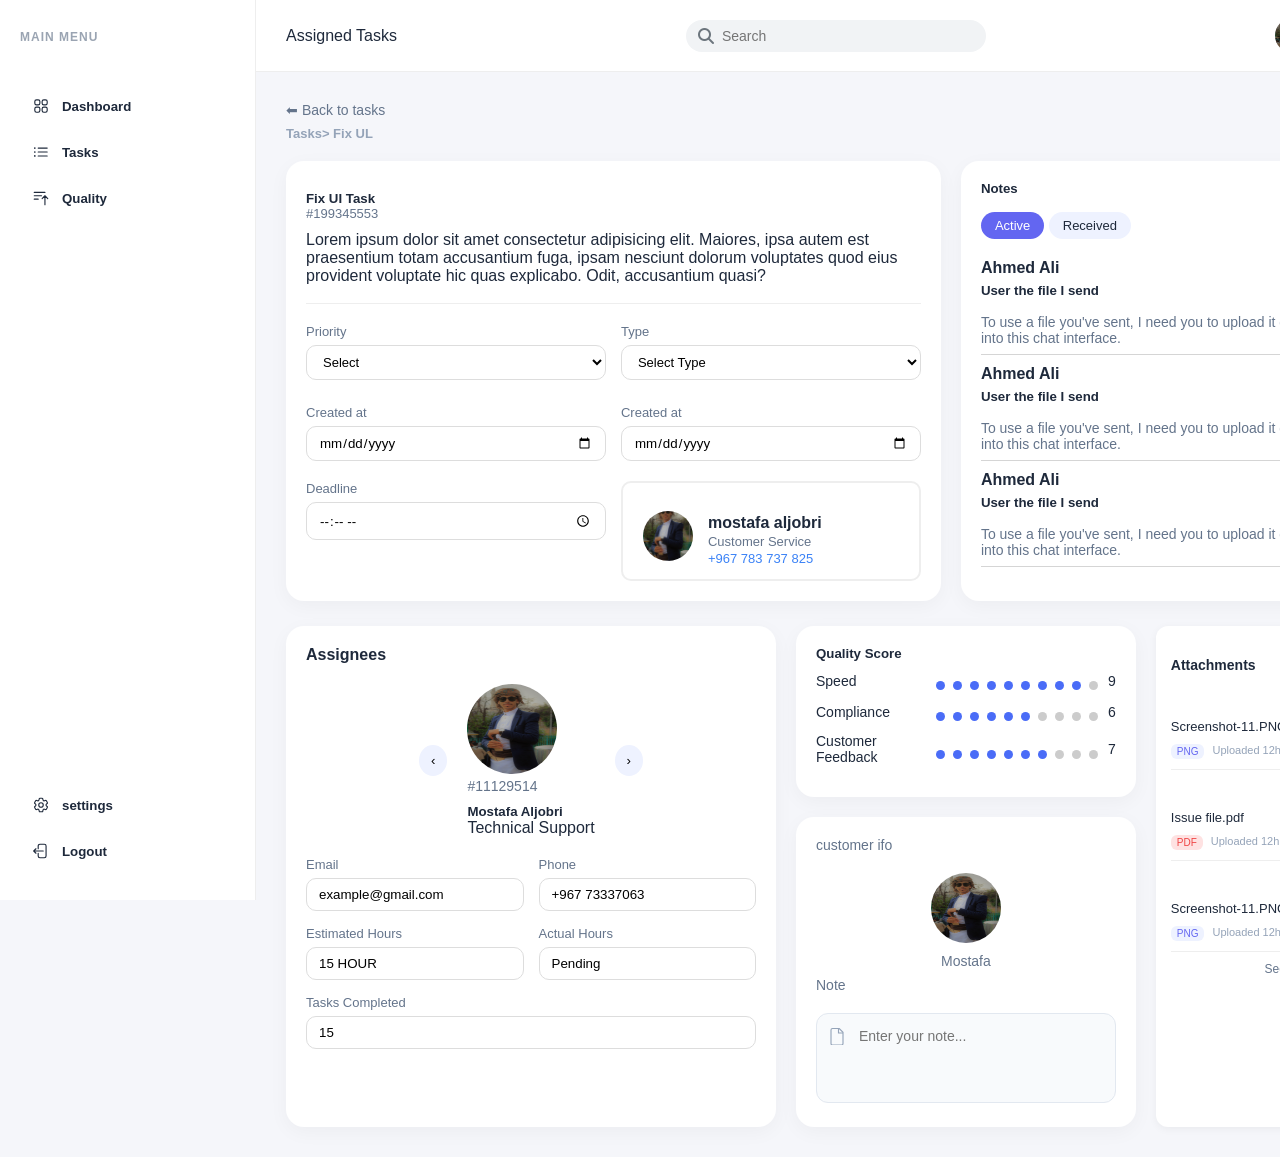
<file: index.html>
<!doctype html>
<html lang="ar">
  <head>
    <meta charset="UTF-8" />
    <title>Flex Layout</title>
    <link rel="stylesheet" href="style.css" />
    <link
      rel="stylesheet"
      href="https://cdnjs.cloudflare.com/ajax/libs/font-awesome/6.5.0/css/all.min.css"
    />
  </head>
  <body>
    <aside class="aside">
      <div class="side1">
        <h6>MAIN MENU</h6>
        <br />
        <div class="saidbaar c1">
          <svg
            xmlns="http://www.w3.org/2000/svg"
            fill="none"
            viewBox="0 0 24 24"
            stroke-width="1.5"
            stroke="currentColor"
            class="size-6"
          >
            <path
              stroke-linecap="round"
              stroke-linejoin="round"
              d="M3.75 6A2.25 2.25 0 0 1 6 3.75h2.25A2.25 2.25 0 0 1 10.5 6v2.25a2.25 2.25 0 0 1-2.25 2.25H6a2.25 2.25 0 0 1-2.25-2.25V6ZM3.75 15.75A2.25 2.25 0 0 1 6 13.5h2.25a2.25 2.25 0 0 1 2.25 2.25V18a2.25 2.25 0 0 1-2.25 2.25H6A2.25 2.25 0 0 1 3.75 18v-2.25ZM13.5 6a2.25 2.25 0 0 1 2.25-2.25H18A2.25 2.25 0 0 1 20.25 6v2.25A2.25 2.25 0 0 1 18 10.5h-2.25a2.25 2.25 0 0 1-2.25-2.25V6ZM13.5 15.75a2.25 2.25 0 0 1 2.25-2.25H18a2.25 2.25 0 0 1 2.25 2.25V18A2.25 2.25 0 0 1 18 20.25h-2.25A2.25 2.25 0 0 1 13.5 18v-2.25Z"
            />
          </svg>
          <h5>Dashboard</h5>
        </div>
        <div class="saidbaar c1">
          <svg
            xmlns="http://www.w3.org/2000/svg"
            fill="none"
            viewBox="0 0 24 24"
            stroke-width="1.5"
            stroke="currentColor"
            class="size-6"
          >
            <path
              stroke-linecap="round"
              stroke-linejoin="round"
              d="M8.25 6.75h12M8.25 12h12m-12 5.25h12M3.75 6.75h.007v.008H3.75V6.75Zm.375 0a.375.375 0 1 1-.75 0 .375.375 0 0 1 .75 0ZM3.75 12h.007v.008H3.75V12Zm.375 0a.375.375 0 1 1-.75 0 .375.375 0 0 1 .75 0Zm-.375 5.25h.007v.008H3.75v-.008Zm.375 0a.375.375 0 1 1-.75 0 .375.375 0 0 1 .75 0Z"
            />
          </svg>
          <h5>Tasks</h5>
        </div>
        <div class="saidbaar c1">
          <svg
            xmlns="http://www.w3.org/2000/svg"
            fill="none"
            viewBox="0 0 24 24"
            stroke-width="1.5"
            stroke="currentColor"
            class="size-6"
          >
            <path
              stroke-linecap="round"
              stroke-linejoin="round"
              d="M3 4.5h14.25M3 9h9.75M3 13.5h5.25m5.25-.75L17.25 9m0 0L21 12.75M17.25 9v12"
            />
          </svg>
          <h5>Quality</h5>
        </div>
      </div>
      <div class="seting">
        <div class="saidbaar c1">
          <svg
            xmlns="http://www.w3.org/2000/svg"
            fill="none"
            viewBox="0 0 24 24"
            stroke-width="1.5"
            stroke="currentColor"
            class="size-6"
          >
            <path
              stroke-linecap="round"
              stroke-linejoin="round"
              d="M9.594 3.94c.09-.542.56-.94 1.11-.94h2.593c.55 0 1.02.398 1.11.94l.213 1.281c.063.374.313.686.645.87.074.04.147.083.22.127.325.196.72.257 1.075.124l1.217-.456a1.125 1.125 0 0 1 1.37.49l1.296 2.247a1.125 1.125 0 0 1-.26 1.431l-1.003.827c-.293.241-.438.613-.43.992a7.723 7.723 0 0 1 0 .255c-.008.378.137.75.43.991l1.004.827c.424.35.534.955.26 1.43l-1.298 2.247a1.125 1.125 0 0 1-1.369.491l-1.217-.456c-.355-.133-.75-.072-1.076.124a6.47 6.47 0 0 1-.22.128c-.331.183-.581.495-.644.869l-.213 1.281c-.09.543-.56.94-1.11.94h-2.594c-.55 0-1.019-.398-1.11-.94l-.213-1.281c-.062-.374-.312-.686-.644-.87a6.52 6.52 0 0 1-.22-.127c-.325-.196-.72-.257-1.076-.124l-1.217.456a1.125 1.125 0 0 1-1.369-.49l-1.297-2.247a1.125 1.125 0 0 1 .26-1.431l1.004-.827c.292-.24.437-.613.43-.991a6.932 6.932 0 0 1 0-.255c.007-.38-.138-.751-.43-.992l-1.004-.827a1.125 1.125 0 0 1-.26-1.43l1.297-2.247a1.125 1.125 0 0 1 1.37-.491l1.216.456c.356.133.751.072 1.076-.124.072-.044.146-.086.22-.128.332-.183.582-.495.644-.869l.214-1.28Z"
            />
            <path
              stroke-linecap="round"
              stroke-linejoin="round"
              d="M15 12a3 3 0 1 1-6 0 3 3 0 0 1 6 0Z"
            />
          </svg>
          <h5>settings</h5>
        </div>
        <div class="saidbaar c1">
          <svg
            xmlns="http://www.w3.org/2000/svg"
            fill="none"
            viewBox="0 0 24 24"
            stroke-width="1.5"
            stroke="currentColor"
            class="size-6"
          >
            <path
              stroke-linecap="round"
              stroke-linejoin="round"
              d="M8.25 9V5.25A2.25 2.25 0 0 1 10.5 3h6a2.25 2.25 0 0 1 2.25 2.25v13.5A2.25 2.25 0 0 1 16.5 21h-6a2.25 2.25 0 0 1-2.25-2.25V15m-3 0-3-3m0 0 3-3m-3 3H15"
            />
          </svg>
          <h5>Logout</h5>
        </div>
      </div>
    </aside>

    <div class="content">
      <header>
        Assigned Tasks
        <div class="search-box">
          <i class="fa fa-search"></i>
          <input type="text" placeholder="Search" />
        </div>
        <div class="header-right">
          <img src="photo/IMG_9889.JPG" alt="user" class="photo" />
          <span class="user-name">Mostafa</span>
          <i class="icon">🔔</i>
        </div>
      </header>

      <main>
        <p>⬅ Back to tasks</p>
        <h6>Tasks> Fix UL</h6>

        <div class="rowtop">
          <div class="card item">
            <div class="pargraph">
              <h5>Fix UI Task</h5>
              <p>#199345553</p>
            </div>
            <div>
              Lorem ipsum dolor sit amet consectetur adipisicing elit. Maiores,
              ipsa autem est praesentium totam accusantium fuga, ipsam nesciunt
              dolorum voluptates quod eius provident voluptate hic quas
              explicabo. Odit, accusantium quasi?
            </div>
            <br />
            <hr />
            <div class="aa">
              <div class="field">
                <label>Priority</label>
                <select>
                  <option value="">Select</option>
                  <option value="high">High</option>
                  <option value="mid">Mid</option>
                  <option value="low">Low</option>
                </select>
              </div>
              <div class="field">
                <label>Type</label>
                <select>
                  <option value="">Select Type</option>
                  <option value="technical">Technical</option>
                  <option value="design">Design</option>
                  <option value="bug">Bug</option>
                  <option value="feature">Feature</option>
                </select>
              </div>
              <div class="field">
                <label>Created at</label>
                <input type="date" />
              </div>
              <div class="field">
                <label>Created at</label>
                <input type="date" />
              </div>
            </div>
            <div class="form-row">
              <div class="field">
                <label for="">Deadline</label>
                <input type="time" name="" id="" />
              </div>
              <div class="customer-card">
                <div class="profile">
                  <img src="photo/IMG_9889.JPG" alt="profile" />
                  <div class="info">
                    <h5>mostafa aljobri</h5>
                    <p>Customer Service</p>
                    <p>+967 783 737 825</p>
                  </div>
                </div>
              </div>
            </div>
          </div>
          <div class="card notes-card">
            <h5>Notes</h5>

            <input type="radio" name="tabs" id="active" checked />
            <input type="radio" name="tabs" id="received" />

            <div class="tabs">
              <div class="tab-group">
                <label for="active" class="tab">Active</label>
                <label for="received" class="tab">Received</label>
              </div>

              <button class="add-note">+ Add Note</button>
            </div>
            <div class="note-parent">
              <div class="note-message">
                <div class="note-user-data">
                  <h4>Ahmed Ali</h4>
                  <span>send 12th ago</span>
                </div>
                <h5>User the file I send</h5>
                <p>
                  To use a file you've sent, I need you to upload it directly
                  into this chat interface.
                </p>
              </div>
              <div class="note-message">
                <div class="note-user-data">
                  <h4>Ahmed Ali</h4>
                  <span>send 12th ago</span>
                </div>
                <h5>User the file I send</h5>
                <p>
                  To use a file you've sent, I need you to upload it directly
                  into this chat interface.
                </p>
              </div>

              <div class="note-message">
                <div class="note-user-data">
                  <h4>Ahmed Ali</h4>
                  <span>send 12th ago</span>
                </div>
                <h5>User the file I send</h5>
                <p>
                  To use a file you've sent, I need you to upload it directly
                  into this chat interface.
                </p>
              </div>
            </div>
            <div class="content">
              <!-- Note -->
              <div class="note">
                <div class="note-header">
                  <span class="name">Ahmed Ali</span>
                  <span class="time">sent 13m ago</span>
                </div>

                <div class="note-title">Use The file I sent</div>

                <div class="note-text">
                  Follow the instructions outlined in the file to ensure
                  consistency with the latest project
                  <span class="see-more">see more</span>
                </div>
              </div>

              <hr />

              <div class="note">
                <div class="note-header">
                  <span class="name">Ahmed Ali</span>
                  <span class="time">sent 13m ago</span>
                </div>

                <div class="note-title">Use The file I sent</div>

                <div class="note-text">
                  Follow the instructions outlined in the file to ensure
                  consistency with the latest project
                  <span class="see-more">see more</span>
                </div>
              </div>

              <hr />

              <div class="note">
                <div class="note-header">
                  <span class="name">Ahmed Ali</span>
                  <span class="time">sent 13m ago</span>
                </div>

                <div class="note-title">Use The file I sent</div>

                <div class="note-text">
                  Follow the instructions outlined in the file to ensure
                  consistency with the latest project
                  <span class="see-more">see more</span>
                </div>
              </div>
            </div>
          </div>
        </div>

        <div class="rowbottom">
          <div class="assignee-card">
            <h4 class="card-title">Assignees</h4>

            <div class="profile-slider">
              <button class="arrow">&#8249;</button>

              <div class="profile">
                <img src="photo/IMG_9889.JPG" alt="" />
                <p class="id">#11129514</p>
                <h5>Mostafa Aljobri</h5>
                <span>Technical Support</span>
              </div>

              <button class="arrow">&#8250;</button>
            </div>

            <div class="info-grid">
              <div class="field">
                <label>Email</label>
                <input type="text" value="example@gmail.com" />
              </div>

              <div class="field">
                <label>Phone</label>
                <input type="text" value="+967 73337063" />
              </div>

              <div class="field">
                <label>Estimated Hours</label>
                <input type="text" value="15 HOUR" />
              </div>

              <div class="field">
                <label>Actual Hours</label>
                <input type="text" value="Pending" />
              </div>

              <div class="field full">
                <label>Tasks Completed</label>
                <input type="text" value="15" />
              </div>
            </div>
          </div>
          <div class="card6">
            <div class="card card7">
              <h5>Quality Score</h5>

              <div class="row">
                <span class="label">Speed</span>
                <div class="dots">
                  <span class="dot active"></span>
                  <span class="dot active"></span>
                  <span class="dot active"></span>
                  <span class="dot active"></span>
                  <span class="dot active"></span>
                  <span class="dot active"></span>
                  <span class="dot active"></span>
                  <span class="dot active"></span>
                  <span class="dot active"></span>
                  <span class="dot"></span>
                </div>
                <span class="score">9</span>
              </div>

              <div class="row">
                <span class="label">Compliance</span>
                <div class="dots">
                  <span class="dot active"></span>
                  <span class="dot active"></span>
                  <span class="dot active"></span>
                  <span class="dot active"></span>
                  <span class="dot active"></span>
                  <span class="dot active"></span>
                  <span class="dot"></span>
                  <span class="dot"></span>
                  <span class="dot"></span>
                  <span class="dot"></span>
                </div>
                <span class="score">6</span>
              </div>

              <div class="row">
                <span class="label">Customer Feedback</span>
                <div class="dots">
                  <span class="dot active"></span>
                  <span class="dot active"></span>
                  <span class="dot active"></span>
                  <span class="dot active"></span>
                  <span class="dot active"></span>
                  <span class="dot active"></span>
                  <span class="dot active"></span>
                  <span class="dot"></span>
                  <span class="dot"></span>
                  <span class="dot"></span>
                </div>
                <span class="score">7</span>
              </div>
            </div>
            <div class="card">
              <p>customer ifo</p>
              <div class="image"><img src="photo/IMG_9889.JPG" alt="" /></div>
              <p class="image">Mostafa</p>
              <p>Note</p>
              <div class="field">
                <div class="input-wrapper">
                  <svg class="icon" viewBox="0 0 24 24" fill="none">
                    <path
                      d="M6 2h9l5 5v15a2 2 0 0 1-2 2H6a2 2 0 0 1-2-2V4a2 2 0 0 1 2-2z"
                      stroke="currentColor"
                      stroke-width="1.5"
                    />
                    <path
                      d="M14 2v6h6"
                      stroke="currentColor"
                      stroke-width="1.5"
                    />
                  </svg>

                  <textarea placeholder="Enter your note..."></textarea>
                </div>
              </div>
            </div>
          </div>
          <div class="card attachments-card">
            <div class="card-header">
              <h5>Attachments</h5>
              <button class="icon-btn">＋</button>
            </div>

            <div class="file">
              <div class="file-info">
                <div class="file-name">Screenshot-11.PNG</div>
                <div class="file-meta">
                  <span class="type">PNG</span>
                  <span>Uploaded 12h ago</span>
                </div>
              </div>
              <div class="file-actions">
                <button class="download-btn" title="Download">
                  <svg viewBox="0 0 24 24" fill="none">
                    <path
                      d="M12 3v12"
                      stroke="currentColor"
                      stroke-width="1.8"
                      stroke-linecap="round"
                    />
                    <path
                      d="M7 10l5 5 5-5"
                      stroke="currentColor"
                      stroke-width="1.8"
                      stroke-linecap="round"
                      stroke-linejoin="round"
                    />
                    <path
                      d="M5 21h14"
                      stroke="currentColor"
                      stroke-width="1.8"
                      stroke-linecap="round"
                    />
                  </svg>
                </button>

                <button class="more-btn" title="More">⋮</button>
              </div>
            </div>

            <div class="file">
              <div class="file-info">
                <div class="file-name">Issue file.pdf</div>
                <div class="file-meta">
                  <span class="type pdf">PDF</span>
                  <span>Uploaded 12h ago</span>
                </div>
              </div>
              <div class="file-actions">
                <button class="download-btn" title="Download">
                  <svg viewBox="0 0 24 24" fill="none">
                    <path
                      d="M12 3v12"
                      stroke="currentColor"
                      stroke-width="1.8"
                      stroke-linecap="round"
                    />
                    <path
                      d="M7 10l5 5 5-5"
                      stroke="currentColor"
                      stroke-width="1.8"
                      stroke-linecap="round"
                      stroke-linejoin="round"
                    />
                    <path
                      d="M5 21h14"
                      stroke="currentColor"
                      stroke-width="1.8"
                      stroke-linecap="round"
                    />
                  </svg>
                </button>

                <button class="more-btn" title="More">⋮</button>
              </div>
            </div>
            <div class="file">
              <div class="file-info">
                <div class="file-name">Screenshot-11.PNG</div>
                <div class="file-meta">
                  <span class="type">PNG</span>
                  <span>Uploaded 12h ago</span>
                </div>
              </div>
              <div class="file-actions">
                <button class="download-btn" title="Download">
                  <svg viewBox="0 0 24 24" fill="none">
                    <path
                      d="M12 3v12"
                      stroke="currentColor"
                      stroke-width="1.8"
                      stroke-linecap="round"
                    />
                    <path
                      d="M7 10l5 5 5-5"
                      stroke="currentColor"
                      stroke-width="1.8"
                      stroke-linecap="round"
                      stroke-linejoin="round"
                    />
                    <path
                      d="M5 21h14"
                      stroke="currentColor"
                      stroke-width="1.8"
                      stroke-linecap="round"
                    />
                  </svg>
                </button>

                <button class="more-btn" title="More">⋮</button>
              </div>
            </div>
            <p class="see-all">See All</p>
          </div>
        </div>
      </main>
    </div>
  </body>
</html>
</file>
<file: style.css>
* {
  margin: 0;
  padding: 0;
  box-sizing: border-box;
  font-family: "Cairo", sans-serif;
}

body {
  display: flex;
  min-height: 100vh;
  background: #f5f6fa;
  color: #1e293b;
}
hr {
  color: #2d2f3114;
}

.aside {
  width: 20%;
  background: #ffffff;
  padding: 30px 20px;
  display: flex;
  flex-direction: column;
  justify-content: space-between;
  border-right: 1px solid #eee;

  position: fixed;
  top: 0;
  left: 0;
  height: 100vh;
  overflow-y: auto;
  z-index: 100;
}

.aside h6 {
  font-size: 12px;
  letter-spacing: 1px;
  color: #9aa4b2;
  margin-bottom: 25px;
}

.saidbaar {
  display: flex;
  align-items: center;
  gap: 12px;
  padding: 10px 12px;
  border-radius: 10px;
  cursor: pointer;
  transition: 0.2s;
  margin-bottom: 8px;
}

.saidbaar:hover {
  background: #eef2ff;
  color: #4f46e5;
}

.saidbaar svg {
  width: 18px;
}

.seting {
  height: 10%;
}

.content {
  flex: 1;
  display: flex;
  flex-direction: column;
  margin-left: 20%;
}

header {
  background: #ffffff;
  padding: 18px 30px;
  display: flex;
  align-items: center;
  justify-content: space-between;
  border-bottom: 1px solid #eee;
}
.search-box {
  display: flex;
  align-items: center;
  width: 300px;
  padding: 8px 12px;
  border-radius: 25px;
  background-color: #f1f3f5;
}

.search-box i {
  color: #6c757d;
  margin-right: 8px;
}

.search-box input {
  border: none;
  background: transparent;
  outline: none;
  width: 100%;
  font-size: 14px;
}

.header-right {
  display: flex;
  align-items: center;
  gap: 12px;
}

.photo {
  width: 35px;
  height: 35px;
  border-radius: 50%;
}

main {
  padding: 30px;
}

main p {
  font-size: 14px;
  color: #64748b;
  margin-bottom: 8px;
}

main h6 {
  font-size: 13px;
  color: #94a3b8;
  margin-bottom: 20px;
}

.card,
.assignee-card,
.card6 > .card {
  background: #ffffff;
  border-radius: 18px;
  padding: 20px;
  box-shadow: 0 5px 20px rgba(0, 0, 0, 0.04);
}
.rowtop {
  display: flex;
  gap: 20px;
}
.rowtop .card {
  flex: 1;
}
.aa {
  width: 100%;
  display: grid;
  grid-template-columns: repeat(2, 1fr);
  gap: 15px;
  margin-top: 20px;
  flex-wrap: wrap;
}
.field {
  flex: 50%;
  display: flex;
  flex-direction: column;
  gap: 6px;
}
.field select {
  padding: 8px 12px;
  border-radius: 10px;
  border: 1px solid #ddd;
  outline: none;
  font-size: 13px;
  background: #fff;
  cursor: pointer;
}

.field select:focus {
  border-color: #3b82f6;
}
.field label {
  font-size: 13px;
  color: #64748b;
}

.field input {
  padding: 8px 12px;
  border-radius: 10px;
  border: 1px solid #ddd;
  outline: none;
}
.pargraph {
  display: flex;
  justify-content: space-between;
  align-items: start;
  flex-direction: column;
}

.pargraph h5 {
  margin: 0;
}

.pargraph p {
  margin: 0;
  color: #64748b;
  font-size: 13px;
}

.card div {
  margin-top: 10px;
}

hr {
  border: none;
  border-top: 1px solid #eee;
}

.form-row {
  display: flex;
  gap: 15px;
  flex-wrap: wrap;
}
.field,
.customer-card {
  flex: 1 1 200px;
}
.customer-card {
  background: #fff;
  padding: 0 20px;
  border: #eee 2px solid;
  border-radius: 10px;
  height: 100px;
  display: flex;
  align-items: center;
}
.customer-card .profile {
  display: flex;
  align-items: center;
  gap: 15px;
}

.customer-card .profile img {
  width: 50px;
  height: 50px;
  border-radius: 50%;
  object-fit: cover;
}

.customer-card .profile .info h5 {
  margin: 0;
  font-size: 16px;
}

.customer-card .profile .info p {
  margin: 2px 0;
  font-size: 13px;
  color: #64748b;
}

.customer-card .profile .info p:last-child {
  color: #3b82f6;
  font-weight: 500;
}
.card input[type="radio"] {
  display: none;
}

#active:checked ~ .tabs label[for="active"],
#received:checked ~ .tabs label[for="received"] {
  background: #6366f1;
  color: #fff;
}

.card .content {
  display: none;
}

.note {
  margin-top: 10px;
}
.notes-card {
  max-width: 40%;
}
.tabs {
  display: flex;
  align-items: center;
  gap: 10px;
  margin: 15px 0;
}

.tab {
  font-size: 13px;
  padding: 6px 14px;
  border-radius: 15px;
  background: #eef2ff;
  cursor: pointer;
}

.add-note {
  margin-left: auto;
  border: none;
  background: #6366f1;
  color: white;
  padding: 6px 12px;
  border-radius: 12px;
  cursor: pointer;
  font-size: 12px;
}
.note-parent {
  display: flex;
  justify-content: space-between;
  flex-direction: column;
  white-space: pre-line;
  margin: 0 !important;
}

.note-user-data {
  display: flex;
  justify-content: space-between;
  flex-direction: row;
  padding: 0 0 6px 0;
}
.note-user-data span {
  size: 10px;
  color: gray;
  font-size: 12px;
}

.note-message {
  display: flex;
  flex-direction: column;
  border-bottom: 1px rgba(128, 128, 128, 0.334) solid;
  padding: 0;
  margin: 0;
  margin-top: 0 !important;
}

.rowbottom {
  display: flex;
  gap: 20px;
  margin-top: 25px;
}

.assignee-card {
  flex: 2;
}

.card6 {
  flex: 1.5;
  display: flex;
  flex-direction: column;
  gap: 20px;
}

.rowbottom > .card {
  flex: 1;
}

.profile-slider {
  display: flex;
  align-items: center;
  justify-content: center;
  gap: 20px;
  margin: 20px 0;
}

.profile img {
  width: 90px;
  height: 90px;
  border-radius: 50%;
}

.profile h5 {
  margin-top: 10px;
}

.arrow {
  background: #eef2ff;
  border: none;
  padding: 8px 12px;
  border-radius: 50%;
  cursor: pointer;
}

.info-grid {
  display: grid;
  grid-template-columns: repeat(2, 1fr);
  gap: 15px;
}

.full {
  grid-column: span 2;
}

.card7 {
  padding: 15px;
}

.row {
  display: flex;
  align-items: center;
  justify-content: space-between;
  margin-bottom: 12px;
}

.label {
  min-width: 120px;
  font-size: 14px;
}

.dots {
  display: flex;
  gap: 8px;
}

.dot {
  width: 9px;
  height: 9px;
  border-radius: 50%;
  background: #ccc;
}

.dot.active {
  background: #4a6cf7;
}

.score {
  margin-left: 10px;
  font-size: 14px;
}

.image {
  display: flex;
  justify-content: center;
}
.image img {
  width: 70px;
  height: 70px;
  border-radius: 50%;
  margin: 10px 0;
}
.field {
  width: 100%;
}

.input-wrapper {
  position: relative;
}

.input-wrapper textarea {
  width: 100%;
  height: 90px;
  background: #f8fafc;
  border-radius: 12px;
  border: 1px solid #e2e8f0;
  padding: 14px 12px 12px 42px;
  resize: none;
  outline: none;
  font-size: 14px;
  transition: 0.3s ease;
  font-family: inherit;
}

.input-wrapper textarea:hover {
  border-color: #cbd5e1;
}

.input-wrapper textarea:focus {
  border-color: #4a6cf7;
  background: #fff;
  box-shadow: 0 0 0 3px rgba(74, 108, 247, 0.1);
}

.input-wrapper .icon {
  position: absolute;
  left: 12px;
  top: 14px;
  width: 18px;
  height: 18px;
  color: #94a3b8;
  pointer-events: none;
  transition: 0.3s;
}

.input-wrapper textarea:focus + .icon,
.input-wrapper textarea:focus ~ .icon {
  color: #4a6cf7;
}
.attachments-card {
  width: 300px;
  background: #fff;
  padding: 15px;
  border-radius: 12px;
  box-shadow: 0 2px 8px rgba(0, 0, 0, 0.05);
  font-family: Arial, sans-serif;
}

.card-header {
  display: flex;
  justify-content: space-between;
  align-items: center;
  margin-bottom: 10px;
}

.card-header h5 {
  font-size: 14px;
  font-weight: 600;
}

.icon-btn {
  border: none;
  background: #eef2ff;
  color: #6366f1;
  width: 28px;
  height: 28px;
  border-radius: 8px;
  cursor: pointer;
  transition: 0.2s;
}

.icon-btn:hover {
  background: #6366f1;
  color: #fff;
}

.file {
  display: flex;
  justify-content: space-between;
  align-items: center;
  padding: 10px 0;
  border-bottom: 1px solid #eee;
  transition: 0.2s;
}

.file:hover {
  background: #f8fafc;
  padding-left: 5px;
  padding-right: 5px;
  border-radius: 8px;
}

.file-name {
  font-size: 13px;
  font-weight: 500;
}

.file-meta {
  font-size: 11px;
  color: #94a3b8;
  margin-top: 3px;
  display: flex;
  gap: 8px;
}

.type {
  background: #eef2ff;
  color: #6366f1;
  padding: 2px 6px;
  border-radius: 6px;
  font-size: 10px;
}

.type.pdf {
  background: #fee2e2;
  color: #ef4444;
}

.file-actions {
  display: flex;
  align-items: center;
  gap: 6px;
}

.download-btn {
  width: 32px;
  height: 32px;
  border: none;
  background: #eef2ff;
  color: #6366f1;
  border-radius: 8px;
  display: flex;
  align-items: center;
  justify-content: center;
  cursor: pointer;
  transition: 0.2s ease;
}

.download-btn svg {
  width: 18px;
  height: 18px;
}

.download-btn:hover {
  background: #6366f1;
  color: #fff;
  transform: translateY(-1px);
}

.more-btn {
  border: none;
  background: transparent;
  font-size: 16px;
  cursor: pointer;
  color: #64748b;
  transition: 0.2s;
}

.more-btn:hover {
  color: #111827;
}

.see-all {
  text-align: center;
  margin-top: 10px;
  font-size: 12px;
  color: #64748b;
  cursor: pointer;
  transition: 0.2s;
}

.see-all:hover {
  color: #6366f1;
}

@media (max-width: 768px) {
  body {
    flex-direction: column;
  }

  .aside {
    position: relative;
    width: 100%;
    height: auto;
    flex-direction: row;
    overflow-x: auto;
    border-right: none;
    border-bottom: 1px solid #eee;
  }

  .side1,
  .seting {
    display: flex;
    gap: 10px;
  }

  .saidbaar h5 {
    display: none;
  }

  .content {
    margin-left: 0;
  }

  header {
    flex-direction: column;
    gap: 10px;
    align-items: flex-start;
  }

  .search-box {
    width: 100%;
  }

  .rowtop {
    flex-direction: column;
  }

  .notes-card {
    max-width: 100%;
  }

  .aa {
    grid-template-columns: 1fr;
  }

  .form-row {
    flex-direction: column;
  }

  .rowbottom {
    flex-direction: column;
  }

  .info-grid {
    grid-template-columns: 1fr;
  }

  .full {
    grid-column: span 1;
  }

  .attachments-card {
    width: 100%;
  }
}

@media (max-width: 1024px) {
  .aside {
    width: 70px;
    padding: 20px 10px;
  }

  .saidbaar h5 {
    display: none;
  }

  .content {
    margin-left: 70px;
  }

  .rowtop {
    flex-direction: column;
  }

  .rowbottom {
    flex-direction: column;
  }

  .notes-card {
    max-width: 100%;
  }

  .attachments-card {
    width: 100%;
  }
}
</file>
<file: scot.css>
* {
  margin: 0;
  padding: 0;
  box-sizing: border-box;
  font-family: "Cairo", sans-serif;
}

body {
  display: flex;
  min-height: 100vh;
  background: #f5f6fa;
  color: #1e293b;
}
hr {
  color: #2d2f3114;
}

.aside {
  width: 20%;
  background: #ffffff;
  padding: 30px 20px;
  display: flex;
  flex-direction: column;
  justify-content: space-between;
  border-right: 1px solid #eee;

  position: fixed;
  top: 0;
  left: 0;
  height: 100vh;
  overflow-y: auto;
  z-index: 100;
}

.aside h6 {
  font-size: 12px;
  letter-spacing: 1px;
  color: #9aa4b2;
  margin-bottom: 25px;
}

.saidbaar {
  display: flex;
  align-items: center;
  gap: 12px;
  padding: 10px 12px;
  border-radius: 10px;
  cursor: pointer;
  transition: 0.2s;
  margin-bottom: 8px;
}

.saidbaar:hover {
  background: #eef2ff;
  color: #4f46e5;
}

.saidbaar svg {
  width: 18px;
}

.seting {
  height: 10%;
}

.content {
  flex: 1;
  display: flex;
  flex-direction: column;
  margin-left: 20%;
}

header {
  background: #ffffff;
  padding: 18px 30px;
  display: flex;
  align-items: center;
  justify-content: space-between;
  border-bottom: 1px solid #eee;
}
.search-box {
  display: flex;
  align-items: center;
  width: 300px;
  padding: 8px 12px;
  border-radius: 25px;
  background-color: #f1f3f5;
}

.search-box i {
  color: #6c757d;
  margin-right: 8px;
}

.search-box input {
  border: none;
  background: transparent;
  outline: none;
  width: 100%;
  font-size: 14px;
}

.header-right {
  display: flex;
  align-items: center;
  gap: 12px;
}

.photo {
  width: 35px;
  height: 35px;
  border-radius: 50%;
}

main {
  padding: 30px;
}

main p {
  font-size: 14px;
  color: #64748b;
  margin-bottom: 8px;
}

main h6 {
  font-size: 13px;
  color: #94a3b8;
  margin-bottom: 20px;
}

.card,
.assignee-card,
.card6 > .card {
  background: #ffffff;
  border-radius: 18px;
  padding: 20px;
  box-shadow: 0 5px 20px rgba(0, 0, 0, 0.04);
}
.rowtop {
  display: flex;
  gap: 20px;
}
.rowtop .card {
  flex: 1;
}
.aa {
  width: 100%;
  display: grid;
  grid-template-columns: repeat(2, 1fr);
  gap: 15px;
  margin-top: 20px;
  flex-wrap: wrap;
}
.field {
  flex: 50%;
  display: flex;
  flex-direction: column;
  gap: 6px;
}
.field select {
  padding: 8px 12px;
  border-radius: 10px;
  border: 1px solid #ddd;
  outline: none;
  font-size: 13px;
  background: #fff;
  cursor: pointer;
}

.field select:focus {
  border-color: #3b82f6;
}
.field label {
  font-size: 13px;
  color: #64748b;
}

.field input {
  padding: 8px 12px;
  border-radius: 10px;
  border: 1px solid #ddd;
  outline: none;
}
.pargraph {
  display: flex;
  justify-content: space-between;
  align-items: start;
  flex-direction: column;
}

.pargraph h5 {
  margin: 0;
}

.pargraph p {
  margin: 0;
  color: #64748b;
  font-size: 13px;
}

.card div {
  margin-top: 10px;
}

hr {
  border: none;
  border-top: 1px solid #eee;
}

.form-row {
  display: flex;
  gap: 15px;
  flex-wrap: wrap;
}
.field,
.customer-card {
  flex: 1 1 200px;
}
.customer-card {
  background: #fff;
  padding: 0 20px;
  border: #eee 2px solid;
  border-radius: 10px;
  height: 100px;
  display: flex;
  align-items: center;
}
.customer-card .profile {
  display: flex;
  align-items: center;
  gap: 15px;
}

.customer-card .profile img {
  width: 50px;
  height: 50px;
  border-radius: 50%;
  object-fit: cover;
}

.customer-card .profile .info h5 {
  margin: 0;
  font-size: 16px;
}

.customer-card .profile .info p {
  margin: 2px 0;
  font-size: 13px;
  color: #64748b;
}

.customer-card .profile .info p:last-child {
  color: #3b82f6;
  font-weight: 500;
}
.card input[type="radio"] {
  display: none;
}

#active:checked ~ .tabs label[for="active"],
#received:checked ~ .tabs label[for="received"] {
  background: #6366f1;
  color: #fff;
}

.card .content {
  display: none;
}

.note {
  margin-top: 10px;
}
.notes-card {
  max-width: 40%;
}
.tabs {
  display: flex;
  align-items: center;
  gap: 10px;
  margin: 15px 0;
}

.tab {
  font-size: 13px;
  padding: 6px 14px;
  border-radius: 15px;
  background: #eef2ff;
  cursor: pointer;
}

.add-note {
  margin-left: auto;
  border: none;
  background: #6366f1;
  color: white;
  padding: 6px 12px;
  border-radius: 12px;
  cursor: pointer;
  font-size: 12px;
}
.note-parent {
  display: flex;
  justify-content: space-between;
  flex-direction: column;
  white-space: pre-line;
  margin: 0 !important;
}

.note-user-data {
  display: flex;
  justify-content: space-between;
  flex-direction: row;
  padding: 0 0 6px 0;
}
.note-user-data span {
  size: 10px;
  color: gray;
  font-size: 12px;
}

.note-message {
  display: flex;
  flex-direction: column;
  border-bottom: 1px rgba(128, 128, 128, 0.334) solid;
  padding: 0;
  margin: 0;
  margin-top: 0 !important;
}

.rowbottom {
  display: flex;
  gap: 20px;
  margin-top: 25px;
}

.assignee-card {
  flex: 2;
}

.card6 {
  flex: 1.5;
  display: flex;
  flex-direction: column;
  gap: 20px;
}

.rowbottom > .card {
  flex: 1;
}

.profile-slider {
  display: flex;
  align-items: center;
  justify-content: center;
  gap: 20px;
  margin: 20px 0;
}

.profile img {
  width: 90px;
  height: 90px;
  border-radius: 50%;
}

.profile h5 {
  margin-top: 10px;
}

.arrow {
  background: #eef2ff;
  border: none;
  padding: 8px 12px;
  border-radius: 50%;
  cursor: pointer;
}

.info-grid {
  display: grid;
  grid-template-columns: repeat(2, 1fr);
  gap: 15px;
}

.full {
  grid-column: span 2;
}

.card7 {
  padding: 15px;
}

.row {
  display: flex;
  align-items: center;
  justify-content: space-between;
  margin-bottom: 12px;
}

.label {
  min-width: 120px;
  font-size: 14px;
}

.dots {
  display: flex;
  gap: 8px;
}

.dot {
  width: 9px;
  height: 9px;
  border-radius: 50%;
  background: #ccc;
}

.dot.active {
  background: #4a6cf7;
}

.score {
  margin-left: 10px;
  font-size: 14px;
}

.image {
  display: flex;
  justify-content: center;
}
.image img {
  width: 70px;
  height: 70px;
  border-radius: 50%;
  margin: 10px 0;
}
.field {
  width: 100%;
}

.input-wrapper {
  position: relative;
}

.input-wrapper textarea {
  width: 100%;
  height: 90px;
  background: #f8fafc;
  border-radius: 12px;
  border: 1px solid #e2e8f0;
  padding: 14px 12px 12px 42px;
  resize: none;
  outline: none;
  font-size: 14px;
  transition: 0.3s ease;
  font-family: inherit;
}

.input-wrapper textarea:hover {
  border-color: #cbd5e1;
}

.input-wrapper textarea:focus {
  border-color: #4a6cf7;
  background: #fff;
  box-shadow: 0 0 0 3px rgba(74, 108, 247, 0.1);
}

.input-wrapper .icon {
  position: absolute;
  left: 12px;
  top: 14px;
  width: 18px;
  height: 18px;
  color: #94a3b8;
  pointer-events: none;
  transition: 0.3s;
}

.input-wrapper textarea:focus + .icon,
.input-wrapper textarea:focus ~ .icon {
  color: #4a6cf7;
}
.attachments-card {
  width: 300px;
  background: #fff;
  padding: 15px;
  border-radius: 12px;
  box-shadow: 0 2px 8px rgba(0, 0, 0, 0.05);
  font-family: Arial, sans-serif;
}

.card-header {
  display: flex;
  justify-content: space-between;
  align-items: center;
  margin-bottom: 10px;
}

.card-header h5 {
  font-size: 14px;
  font-weight: 600;
}

.icon-btn {
  border: none;
  background: #eef2ff;
  color: #6366f1;
  width: 28px;
  height: 28px;
  border-radius: 8px;
  cursor: pointer;
  transition: 0.2s;
}

.icon-btn:hover {
  background: #6366f1;
  color: #fff;
}

.file {
  display: flex;
  justify-content: space-between;
  align-items: center;
  padding: 10px 0;
  border-bottom: 1px solid #eee;
  transition: 0.2s;
}

.file:hover {
  background: #f8fafc;
  padding-left: 5px;
  padding-right: 5px;
  border-radius: 8px;
}

.file-name {
  font-size: 13px;
  font-weight: 500;
}

.file-meta {
  font-size: 11px;
  color: #94a3b8;
  margin-top: 3px;
  display: flex;
  gap: 8px;
}

.type {
  background: #eef2ff;
  color: #6366f1;
  padding: 2px 6px;
  border-radius: 6px;
  font-size: 10px;
}

.type.pdf {
  background: #fee2e2;
  color: #ef4444;
}

.file-actions {
  display: flex;
  align-items: center;
  gap: 6px;
}

.download-btn {
  width: 32px;
  height: 32px;
  border: none;
  background: #eef2ff;
  color: #6366f1;
  border-radius: 8px;
  display: flex;
  align-items: center;
  justify-content: center;
  cursor: pointer;
  transition: 0.2s ease;
}

.download-btn svg {
  width: 18px;
  height: 18px;
}

.download-btn:hover {
  background: #6366f1;
  color: #fff;
  transform: translateY(-1px);
}

.more-btn {
  border: none;
  background: transparent;
  font-size: 16px;
  cursor: pointer;
  color: #64748b;
  transition: 0.2s;
}

.more-btn:hover {
  color: #111827;
}

.see-all {
  text-align: center;
  margin-top: 10px;
  font-size: 12px;
  color: #64748b;
  cursor: pointer;
  transition: 0.2s;
}

.see-all:hover {
  color: #6366f1;
}

@media (max-width: 768px) {
  body {
    flex-direction: column;
  }

  .aside {
    position: relative;
    width: 100%;
    height: auto;
    flex-direction: row;
    overflow-x: auto;
    border-right: none;
    border-bottom: 1px solid #eee;
  }

  .side1,
  .seting {
    display: flex;
    gap: 10px;
  }

  .saidbaar h5 {
    display: none;
  }

  .content {
    margin-left: 0;
  }

  header {
    flex-direction: column;
    gap: 10px;
    align-items: flex-start;
  }

  .search-box {
    width: 100%;
  }

  .rowtop {
    flex-direction: column;
  }

  .notes-card {
    max-width: 100%;
  }

  .aa {
    grid-template-columns: 1fr;
  }

  .form-row {
    flex-direction: column;
  }

  .rowbottom {
    flex-direction: column;
  }

  .info-grid {
    grid-template-columns: 1fr;
  }

  .full {
    grid-column: span 1;
  }

  .attachments-card {
    width: 100%;
  }
}

@media (max-width: 1024px) {
  .aside {
    width: 70px;
    padding: 20px 10px;
  }

  .saidbaar h5 {
    display: none;
  }

  .content {
    margin-left: 70px;
  }

  .rowtop {
    flex-direction: column;
  }

  .rowbottom {
    flex-direction: column;
  }

  .notes-card {
    max-width: 100%;
  }

  .attachments-card {
    width: 100%;
  }
}
</file>
